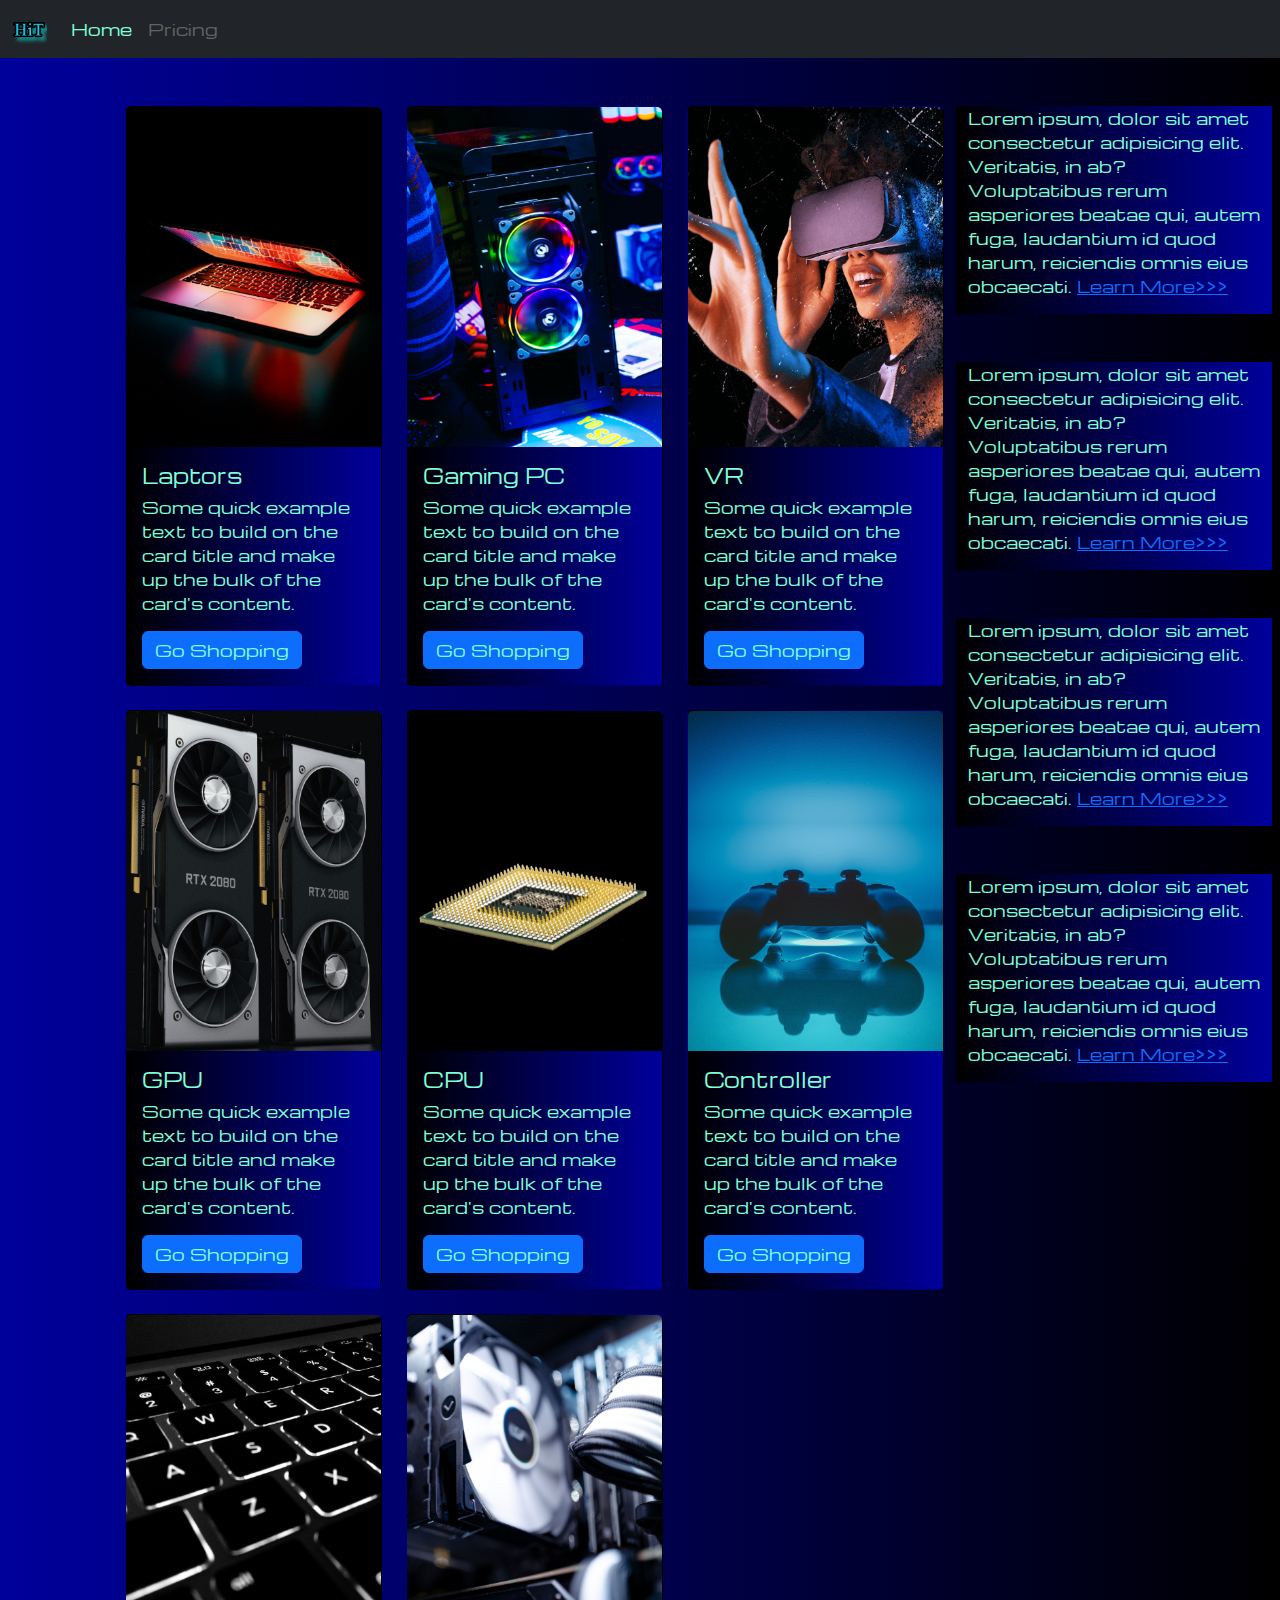
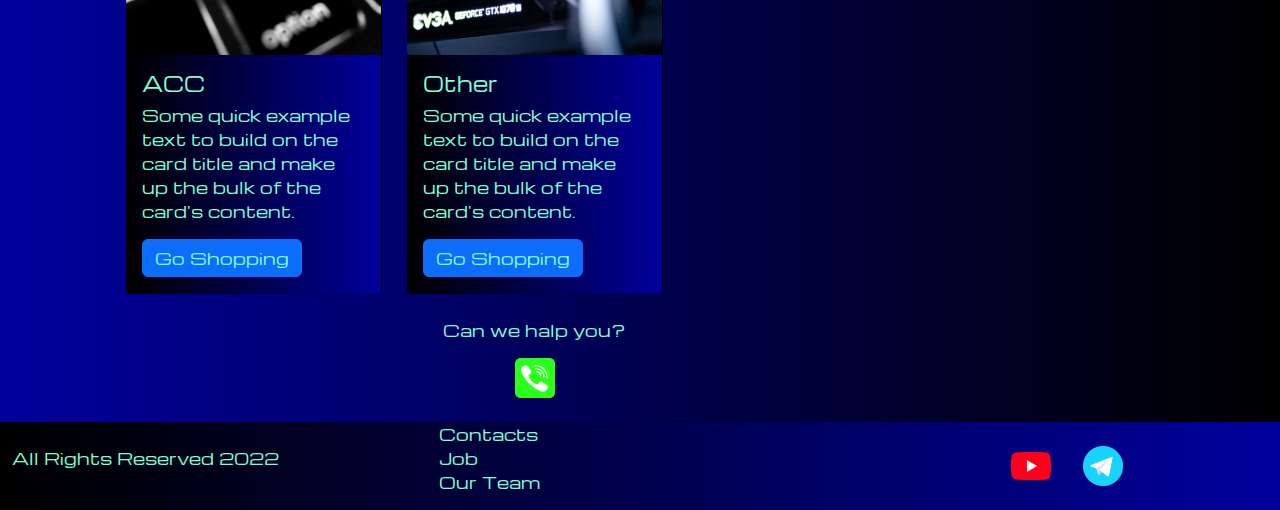
<file: pricing.html>
<!DOCTYPE html>
<html lang="en">

<head>
  <meta charset="UTF-8">
  <meta name="viewport" content="width=device-width, initial-scale=1.0">

  <link href="https://cdn.jsdelivr.net/npm/bootstrap@5.3.3/dist/css/bootstrap.min.css" rel="stylesheet"
    integrity="sha384-QWTKZyjpPEjISv5WaRU9OFeRpok6YctnYmDr5pNlyT2bRjXh0JMhjY6hW+ALEwIH" crossorigin="anonymous">
  <link rel="stylesheet" href="sourse/styles/mycss.css">
  <title>HiT</title>
</head>

<body>

  <header>

    <nav class="navbar navbar-expand-lg bg-dark">
      <div class="container-fluid">
        <a class="navbar-brand" href="/"><img src="sourse/images/logo.png" alt="s"></a>
        <button class="navbar-toggler" type="button" data-bs-toggle="collapse" data-bs-target="#navbarNav"
          aria-controls="navbarNav" aria-expanded="false" aria-label="Toggle navigation">
          <span class="navbar-toggler-icon"></span>
        </button>
        <div class="collapse navbar-collapse" id="navbarNav">
          <ul class="navbar-nav">
            <li class="nav-item">
              <a class="nav-link" aria-current="page" href="/">Home</a>
            </li>

            <li class="nav-item">
              <a class="nav-link active" href="pricing.html">Pricing</a>
            </li>

          </ul>
        </div>
      </div>
    </nav>

  </header>

  <section>

     

    <div class="container-fluid mt-4">

      <div class="row px-2">
        <div class="col-lg-1">
        </div>

        <div class="col-lg-8 col-md-12">
          <div class="row">
            <div class="col-lg-4 col-md-6 mt-4">
              <div class="card">
                <a href="#"><img src="sourse/images/laptop.png" class="card-img-top" alt="Laptor"></a>
                <div class="card-body">
                  <h5 class="card-title"><a href="#">Laptors</a></h5>
                  <p class="card-text"><a href="#">
                    Some quick example text to build on the card title and make up the bulk of the
                      card's content.
                  </a></p>
                  <a href="#" class="btn btn-primary">Go Shopping</a>
                </div>
              </div>
            </div>
            <div class="col-lg-4 col-md-6 mt-4">
              <div class="card">
                <img src="sourse/images/gaming pc.png" class="card-img-top" alt="Gaming PC">
                <div class="card-body">
                  <h5 class="card-title">Gaming PC</h5>
                  <p class="card-text">Some quick example text to build on the card title and make up the bulk of the
                    card's content.</p>
                  <a href="#" class="btn btn-primary">Go Shopping</a>
                </div>
              </div>
            </div>
            <div class="col-lg-4 col-md-6 mt-4">
              <div class="card">
                <img src="sourse/images/vr.png" class="card-img-top" alt="VR">
                <div class="card-body">
                  <h5 class="card-title">VR</h5>
                  <p class="card-text">Some quick example text to build on the card title and make up the bulk of the
                    card's content.</p>
                  <a href="#" class="btn btn-primary">Go Shopping</a>
                </div>
              </div>
            </div>

            <div class="col-lg-4 col-md-6 mt-4">
              <div class="card">
                <img src="sourse/images/gpu.png" class="card-img-top" alt="GPU">
                <div class="card-body">
                  <h5 class="card-title">GPU</h5>
                  <p class="card-text">Some quick example text to build on the card title and make up the bulk of the
                    card's content.</p>
                  <a href="#" class="btn btn-primary">Go Shopping</a>
                </div>
              </div>
            </div>

            <div class="col-lg-4 col-md-6 mt-4">
              <div class="card">
                <img src="sourse/images/cpu.png" class="card-img-top" alt="CPU">
                <div class="card-body">
                  <h5 class="card-title">CPU</h5>
                  <p class="card-text">Some quick example text to build on the card title and make up the bulk of the
                    card's content.</p>
                  <a href="#" class="btn btn-primary">Go Shopping</a>
                </div>
              </div>
            </div>

            <div class="col-lg-4 col-md-6 mt-4">
              <div class="card">
                <img src="sourse/images/controller.png" class="card-img-top" alt="Controller">
                <div class="card-body">
                  <h5 class="card-title">Controller</h5>
                  <p class="card-text">Some quick example text to build on the card title and make up the bulk of the
                    card's content.</p>
                  <a href="#" class="btn btn-primary">Go Shopping</a>
                </div>
              </div>
            </div>

            <div class="col-lg-4 col-md-6 mt-4">
              <div class="card">
                <img src="sourse/images/acc.png" class="card-img-top" alt="ACC">
                <div class="card-body">
                  <h5 class="card-title">ACC</h5>
                  <p class="card-text">Some quick example text to build on the card title and make up the bulk of the
                    card's content.</p>
                  <a href="#" class="btn btn-primary">Go Shopping</a>
                </div>
              </div>
            </div>

            <div class="col-lg-4 col-md-6 mt-4">
              <div class="card">
                <img src="sourse/images/other.png" class="card-img-top" alt="Other">
                <div class="card-body">
                  <h5 class="card-title">Other</h5>
                  <p class="card-text">Some quick example text to build on the card title and make up the bulk of the
                    card's content.</p>
                  <a href="#" class="btn btn-primary">Go Shopping</a>
                </div>
              </div>
            </div>


          </div>

          <div class="col-lg-12 col-md-12 text-center mt-4">
            <p>Can we halp you?</p>
          </div>
          <div class="col-lg-12 col-md-12 text-center">
            <img class="call-anim" style="width: 40px;" src="sourse/files/phone.png" alt="...">

          </div>
        </div>
        <div class="col-lg-3 col-md-12">
          <div class="row">
            <div class="col-lg-12 sidebar my-4">
            <p> Lorem ipsum, dolor sit amet consectetur adipisicing elit. Veritatis, in ab? Voluptatibus rerum asperiores beatae qui, autem fuga, laudantium id quod harum, reiciendis omnis eius obcaecati. <a href="#">Learn More>>></a></p>
            </div>

            <div class="col-lg-12 sidebar my-4">
              <p> Lorem ipsum, dolor sit amet consectetur adipisicing elit. Veritatis, in ab? Voluptatibus rerum asperiores beatae qui, autem fuga, laudantium id quod harum, reiciendis omnis eius obcaecati. <a href="#">Learn More>>></a></p>
              </div>
              <div class="col-lg-12 sidebar my-4">
                <p> Lorem ipsum, dolor sit amet consectetur adipisicing elit. Veritatis, in ab? Voluptatibus rerum asperiores beatae qui, autem fuga, laudantium id quod harum, reiciendis omnis eius obcaecati. <a href="#">Learn More>>></a></p>
                </div>
                <div class="col-lg-12 sidebar my-4">
                  <p> Lorem ipsum, dolor sit amet consectetur adipisicing elit. Veritatis, in ab? Voluptatibus rerum asperiores beatae qui, autem fuga, laudantium id quod harum, reiciendis omnis eius obcaecati. <a href="#">Learn More>>></a></p>
                  </div>
          </div>

        </div>
      </div>




    </div>

  </section>

  <footer class ="mt-4">
    <div class="container-fluid">
      <div class="row">
        <div class="col-lg-4 col-vd-12 footer-text tex-center">
          <P>All Rights Reserved 2022 </P>
        </div>
        <div class="col-lg-4 col-vd-12 footer-text tex-center">
          <p>Contacts <br>Job</br>Our Team</p>

        </div>
        <div class="col-lg-4 col-vd-12 media-links">
          <img style="width: 40px; margin-inline:1em ;" src="sourse/files/yt.png" alt="...">
          <img style="width: 40px; margin-inline:1em ;" src="sourse/files/tg.png" alt="...">

        </div>
      </div>
    </div>

  </footer>

  <script src="https://cdn.jsdelivr.net/npm/bootstrap@5.3.3/dist/js/bootstrap.bundle.min.js"
    integrity="sha384-YvpcrYf0tY3lHB60NNkmXc5s9fDVZLESaAA55NDzOxhy9GkcIdslK1eN7N6jIeHz"
    crossorigin="anonymous"></script>
</body>

</html>
</file>
<file: sourse/styles/mycss.css>
@import url('https://fonts.googleapis.com/css?family=Michroma&display=swap');

body,
.btn-outline-primary  {
    font-family: Michroma, serif;

    background: linear-gradient(90deg, #00009c 0%, #000000 100%);
}

p {
    color: aquamarine;

}

.nav-link {
    color: aquamarine;
}

.navbar-nav .nav-link.active {
    color: rgb(99, 99, 99);
}

.navbar-brand img {

    width: 35px;
}

.navbar-toggler {
    background-color:rgb(99, 99, 99) ;
}

.sidebar {
    color: aquamarine;
    background: linear-gradient(270deg, #00009c 0%, #000000 100%);
}

.card {
    background: linear-gradient(270deg, #00009c 0%, #000000 100%);
    color: aquamarine;

}

.card a {
    text-decoration: none;
    color: aquamarine;
}

.slide-text,
.footer-text {
    color: aquamarine;
    margin: auto auto;

}

footer {
    background: linear-gradient(270deg, #00009c 0%, #000000 100%);

}


.media-links {
    display: flex;
    justify-content: center;
    align-items: center;
    
}

.call-anim {
    animation: call 2s ease 0s 10 normal forwards;
}
@keyframes call {
	0%,
	100% {
		transform: translateX(0%);
		transform-origin: 50% 50%;
	}

	15% {
		transform: translateX(-30px) rotate(-6deg);
	}

	30% {
		transform: translateX(15px) rotate(6deg);
	}

	45% {
		transform: translateX(-15px) rotate(-3.6deg);
	}

	60% {
		transform: translateX(9px) rotate(2.4deg);
	}

	75% {
		transform: translateX(-6px) rotate(-1.2deg);
	}
}

@media (max-width: 755px) {

    .carousel-indicators {

        display: none;
    }

    
}
</file>
